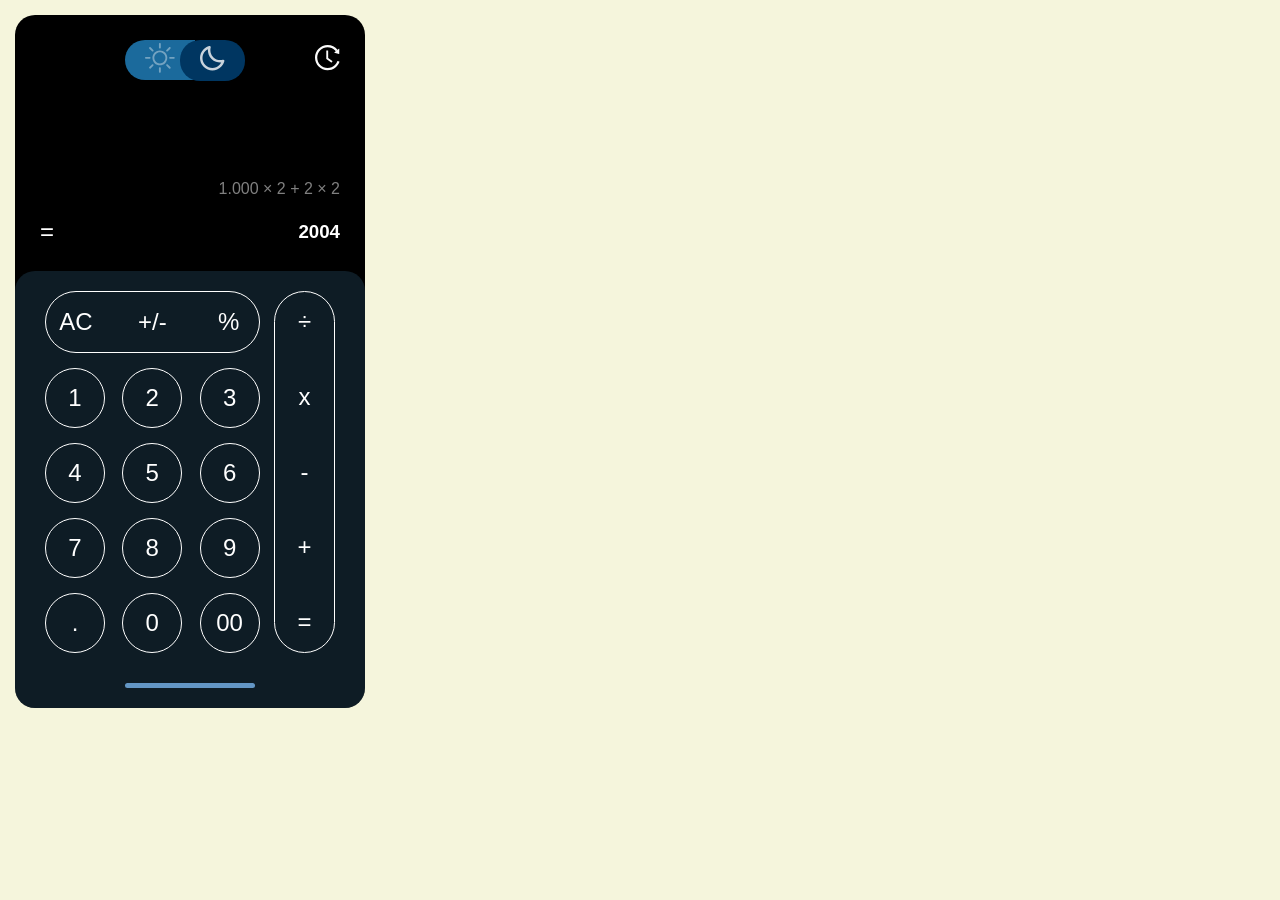
<file: dark-calc/dark.html>
<!DOCTYPE html>
<html lang="en">
    <head>
        <meta charset="UTF-8">
        <meta name="viewport" content="width=device-width, initial-scale=1.0">
        <title>Calculator light mode</title>
        <link rel="stylesheet" href="./dark.css">
    </head>
    <body>
        <main class="calcs-body">
            <article class="calcs">
                <section class="light-side-top">
                    <div class="calc-header">
                        <div class="empty-div"></div>
                        <div class="light-dark">
                            <div class="light-mode">
                                <a href="../light-calc/light.html">
                                <svg width="30" height="30" viewBox="0 0 30 30" fill="none" xmlns="http://www.w3.org/2000/svg">
                                    <path d="M14.8687 20.4445C13.39 20.4445 11.9717 19.8571 10.9261 18.8114C9.88041 17.7658 9.29297 16.3475 9.29297 14.8687C9.29297 13.39 9.88041 11.9717 10.9261 10.9261C11.9717 9.88041 13.39 9.29297 14.8687 9.29297C16.3475 9.29297 17.7658 9.88041 18.8114 10.9261C19.8571 11.9717 20.4445 13.39 20.4445 14.8687C20.4445 16.3475 19.8571 17.7658 18.8114 18.8114C17.7658 19.8571 16.3475 20.4445 14.8687 20.4445ZM14.8687 22.3031C16.8405 22.3031 18.7314 21.5199 20.1256 20.1256C21.5199 18.7314 22.3031 16.8405 22.3031 14.8687C22.3031 12.897 21.5199 11.0061 20.1256 9.61185C18.7314 8.21764 16.8405 7.43437 14.8687 7.43437C12.897 7.43437 11.0061 8.21764 9.61185 9.61185C8.21764 11.0061 7.43437 12.897 7.43437 14.8687C7.43437 16.8405 8.21764 18.7314 9.61185 20.1256C11.0061 21.5199 12.897 22.3031 14.8687 22.3031ZM14.8687 0C15.1152 0 15.3516 0.0979078 15.5259 0.272185C15.7001 0.446462 15.798 0.682832 15.798 0.929297V4.64648C15.798 4.89295 15.7001 5.12932 15.5259 5.3036C15.3516 5.47787 15.1152 5.57578 14.8687 5.57578C14.6223 5.57578 14.3859 5.47787 14.2116 5.3036C14.0374 5.12932 13.9395 4.89295 13.9395 4.64648V0.929297C13.9395 0.682832 14.0374 0.446462 14.2116 0.272185C14.3859 0.0979078 14.6223 0 14.8687 0V0ZM14.8687 24.1617C15.1152 24.1617 15.3516 24.2596 15.5259 24.4339C15.7001 24.6082 15.798 24.8445 15.798 25.091V28.8082C15.798 29.0547 15.7001 29.291 15.5259 29.4653C15.3516 29.6396 15.1152 29.7375 14.8687 29.7375C14.6223 29.7375 14.3859 29.6396 14.2116 29.4653C14.0374 29.291 13.9395 29.0547 13.9395 28.8082V25.091C13.9395 24.8445 14.0374 24.6082 14.2116 24.4339C14.3859 24.2596 14.6223 24.1617 14.8687 24.1617ZM29.7375 14.8687C29.7375 15.1152 29.6396 15.3516 29.4653 15.5259C29.291 15.7001 29.0547 15.798 28.8082 15.798H25.091C24.8445 15.798 24.6082 15.7001 24.4339 15.5259C24.2596 15.3516 24.1617 15.1152 24.1617 14.8687C24.1617 14.6223 24.2596 14.3859 24.4339 14.2116C24.6082 14.0374 24.8445 13.9395 25.091 13.9395H28.8082C29.0547 13.9395 29.291 14.0374 29.4653 14.2116C29.6396 14.3859 29.7375 14.6223 29.7375 14.8687ZM5.57578 14.8687C5.57578 15.1152 5.47787 15.3516 5.3036 15.5259C5.12932 15.7001 4.89295 15.798 4.64648 15.798H0.929297C0.682832 15.798 0.446462 15.7001 0.272185 15.5259C0.0979078 15.3516 0 15.1152 0 14.8687C0 14.6223 0.0979078 14.3859 0.272185 14.2116C0.446462 14.0374 0.682832 13.9395 0.929297 13.9395H4.64648C4.89295 13.9395 5.12932 14.0374 5.3036 14.2116C5.47787 14.3859 5.57578 14.6223 5.57578 14.8687ZM25.3828 4.35468C25.557 4.52895 25.6549 4.76528 25.6549 5.0117C25.6549 5.25811 25.557 5.49444 25.3828 5.66871L22.7548 8.29862C22.6684 8.3849 22.5658 8.45332 22.453 8.49997C22.3401 8.54661 22.2192 8.57058 22.0971 8.57049C21.8505 8.57032 21.6141 8.47219 21.4398 8.29769C21.3535 8.21129 21.2851 8.10874 21.2385 7.9959C21.1918 7.88305 21.1679 7.76213 21.1679 7.64002C21.1681 7.39342 21.2662 7.15699 21.4407 6.98274L24.0688 4.35468C24.2431 4.18047 24.4794 4.0826 24.7258 4.0826C24.9722 4.0826 25.2085 4.18047 25.3828 4.35468ZM8.29676 21.4407C8.47098 21.615 8.56885 21.8513 8.56885 22.0977C8.56885 22.3442 8.47098 22.5805 8.29676 22.7548L5.66871 25.3828C5.49344 25.5521 5.2587 25.6458 5.01504 25.6436C4.77138 25.6415 4.5383 25.5438 4.36601 25.3715C4.19371 25.1992 4.09597 24.9661 4.09386 24.7225C4.09174 24.4788 4.18541 24.2441 4.35468 24.0688L6.98274 21.4407C7.15701 21.2665 7.39333 21.1687 7.63975 21.1687C7.88617 21.1687 8.12249 21.2665 8.29676 21.4407ZM25.3828 25.3828C25.2085 25.557 24.9722 25.6549 24.7258 25.6549C24.4794 25.6549 24.2431 25.557 24.0688 25.3828L21.4407 22.7548C21.2715 22.5795 21.1778 22.3448 21.1799 22.1011C21.182 21.8574 21.2798 21.6244 21.4521 21.4521C21.6244 21.2798 21.8574 21.182 22.1011 21.1799C22.3448 21.1778 22.5795 21.2715 22.7548 21.4407L25.3828 24.0688C25.557 24.2431 25.6549 24.4794 25.6549 24.7258C25.6549 24.9722 25.557 25.2085 25.3828 25.3828ZM8.29676 8.29862C8.12249 8.47284 7.88617 8.57071 7.63975 8.57071C7.39333 8.57071 7.15701 8.47284 6.98274 8.29862L4.35468 5.66871C4.26593 5.58299 4.19513 5.48044 4.14643 5.36706C4.09772 5.25369 4.07209 5.13174 4.07102 5.00835C4.06994 4.88496 4.09346 4.76259 4.14018 4.64839C4.18691 4.53418 4.25591 4.43042 4.34317 4.34317C4.43042 4.25591 4.53418 4.18691 4.64839 4.14018C4.76259 4.09346 4.88496 4.06994 5.00835 4.07102C5.13174 4.07209 5.25369 4.09772 5.36706 4.14643C5.48044 4.19513 5.58299 4.26593 5.66871 4.35468L8.29676 6.98274C8.3833 7.06906 8.45197 7.17161 8.49881 7.28451C8.54566 7.39741 8.56978 7.51844 8.56978 7.64068C8.56978 7.76291 8.54566 7.88395 8.49881 7.99685C8.45197 8.10975 8.3833 8.2123 8.29676 8.29862Z" fill="#FBFBFB" fill-opacity="0.4"/>
                                </svg>
                                </a>
                            </div>
                            <div class="dark-mode">
                                <a href="./dark.html">
                                <svg width="25" height="25" viewBox="0 0 25 25" fill="none" xmlns="http://www.w3.org/2000/svg">
                                    <path d="M22.8291 13.6855C21.9894 13.9085 21.1243 14.0213 20.2556 14.0212C17.6102 14.0212 15.1259 12.9928 13.2598 11.1268C12.0345 9.89436 11.1535 8.36228 10.7048 6.68326C10.2561 5.00425 10.2552 3.23695 10.7024 1.55752C10.7582 1.34754 10.7579 1.12656 10.7014 0.916762C10.6449 0.706962 10.5342 0.515712 10.3804 0.362198C10.2266 0.208683 10.0352 0.0983018 9.82531 0.0421267C9.61541 -0.0140484 9.39444 -0.0140421 9.18455 0.0421447C7.08206 0.602428 5.16387 1.70574 3.6224 3.2414C-1.20747 8.07127 -1.20747 15.9331 3.6224 20.7655C4.77043 21.9199 6.136 22.8352 7.64011 23.4583C9.14421 24.0815 10.757 24.4002 12.385 24.3959C14.0127 24.4005 15.6251 24.0821 17.1288 23.4591C18.6325 22.8361 19.9977 21.921 21.1452 20.7667C22.682 19.2249 23.7859 17.3057 24.3457 15.2021C24.4013 14.9922 24.4009 14.7714 24.3444 14.5617C24.2879 14.3521 24.1774 14.1609 24.0238 14.0074C23.8703 13.8538 23.6791 13.7433 23.4695 13.6868C23.2598 13.6303 23.039 13.6298 22.8291 13.6855ZM19.3944 19.0147C18.4762 19.9379 17.3841 20.6698 16.1811 21.1682C14.9782 21.6665 13.6884 21.9213 12.3863 21.9178C11.0838 21.921 9.79354 21.666 8.5902 21.1675C7.38686 20.669 6.29429 19.9368 5.37567 19.0134C1.51228 15.1488 1.51228 8.85931 5.37567 4.99468C6.12221 4.24897 6.98409 3.6285 7.92814 3.15715C7.78996 4.94023 8.03836 6.73213 8.65637 8.41039C9.27438 10.0886 10.2474 11.6137 11.509 12.8813C12.7739 14.1469 14.2985 15.1226 15.9774 15.7411C17.6564 16.3596 19.4496 16.606 21.2332 16.4634C20.7593 17.4059 20.1386 18.267 19.3944 19.0147Z" fill="#FBFBFB" fill-opacity="0.8"/>
                                </svg>
                                </a>
                            </div>     
                        </div>
                        <div class="history">
                            <a href="">
                                <svg width="25" height="26" viewBox="0 0 25 26" fill="none" xmlns="http://www.w3.org/2000/svg">
                                    <path d="M12.9235 5.59571H11.5143C11.3854 5.59571 11.2799 5.70118 11.2799 5.83008V13.8955C11.2799 13.9717 11.3151 14.042 11.3766 14.0859L16.2194 17.6221C16.3249 17.6982 16.4714 17.6777 16.5475 17.5723L17.3854 16.4297C17.4645 16.3213 17.4411 16.1748 17.3356 16.1016L13.1579 13.0811V5.83008C13.1579 5.70118 13.0524 5.59571 12.9235 5.59571ZM19.363 7.79883L23.9567 8.9209C24.1032 8.95606 24.2467 8.84473 24.2467 8.69532L24.2702 3.96387C24.2702 3.76758 24.0446 3.65625 23.8923 3.7793L19.2751 7.38575C19.2402 7.41274 19.2136 7.44904 19.1984 7.49046C19.1832 7.53188 19.18 7.57675 19.1892 7.6199C19.1984 7.66306 19.2196 7.70274 19.2503 7.73439C19.2811 7.76605 19.3201 7.78838 19.363 7.79883ZM24.276 16.6201L22.6149 16.0488C22.557 16.029 22.4936 16.0326 22.4383 16.0589C22.383 16.0851 22.3402 16.132 22.319 16.1895C22.2633 16.3389 22.2048 16.4854 22.1432 16.6318C21.6217 17.8652 20.8747 18.9756 19.9196 19.9277C18.9751 20.8751 17.8558 21.6303 16.6237 22.1514C15.3473 22.691 13.9753 22.968 12.5895 22.9658C11.1891 22.9658 9.83268 22.6934 8.55534 22.1514C7.32323 21.6303 6.20391 20.8751 5.25944 19.9277C4.30729 18.9756 3.56022 17.8652 3.03581 16.6318C2.49914 15.3547 2.22418 13.9829 2.22721 12.5977C2.22721 11.1973 2.49967 9.8379 3.04167 8.56055C3.56315 7.32715 4.31022 6.2168 5.2653 5.26465C6.20977 4.31725 7.32909 3.56208 8.5612 3.04102C9.83268 2.49903 11.1921 2.22657 12.5924 2.22657C13.9928 2.22657 15.3493 2.49903 16.6266 3.04102C17.8587 3.56208 18.9781 4.31725 19.9225 5.26465C20.2214 5.56641 20.5026 5.87989 20.7604 6.21094L22.5124 4.83985C20.2067 1.89258 16.6178 -0.0029263 12.5866 3.39123e-06C5.56706 0.00293308 -0.0696618 5.70411 0.000650719 12.7266C0.0709632 19.626 5.68132 25.1953 12.5924 25.1953C18.027 25.1953 22.6559 21.75 24.4196 16.9248C24.4635 16.8018 24.3991 16.6641 24.276 16.6201Z" fill="#FBFBFB"/>
                                </svg>
                            </a>
                        </div>
                    </div>
                </section>
                <section class="result-body">
                    <div class="operation">1.000 × 2 + 2 × 2 </div>
                    <div class="result">
                        <div class="equal">=</div>
                        <h1 class="result-num">2004</h1>
                    </div>
                </section>
                </article>
                <section class="numbers-body">
                    <article class="numbers-left-side">
                        <div class="top-operators">
                            <div class="operator">AC</div>
                            <div class="operator">+/-</div>
                            <div class="operator">%</div>
                        </div>
                        <div class="numbers">
                            <div class="number">1</div>
                            <div class="number">2</div>
                            <div class="number">3</div>
                            <div class="number">4</div>
                            <div class="number">5</div>
                            <div class="number">6</div>
                            <div class="number">7</div>
                            <div class="number">8</div>
                            <div class="number">9</div>
                            <div class="number">.</div>
                            <div class="number">0</div>
                            <div class="number">00</div>
                        </div>
                    </article>
                    <aside class="numbers-right-side">
                        <div class="main-operator">÷</div>
                        <div class="main-operator">x</div>
                        <div class="main-operator">-</div>
                        <div class="main-operator">+</div>
                        <div class="main-operator">=</div>
                    </aside>
                    <div class="bottom-line">
                        <div class="line"></div>
                    </div>
                </section>
        </main>
    </body>
</html>
</file>
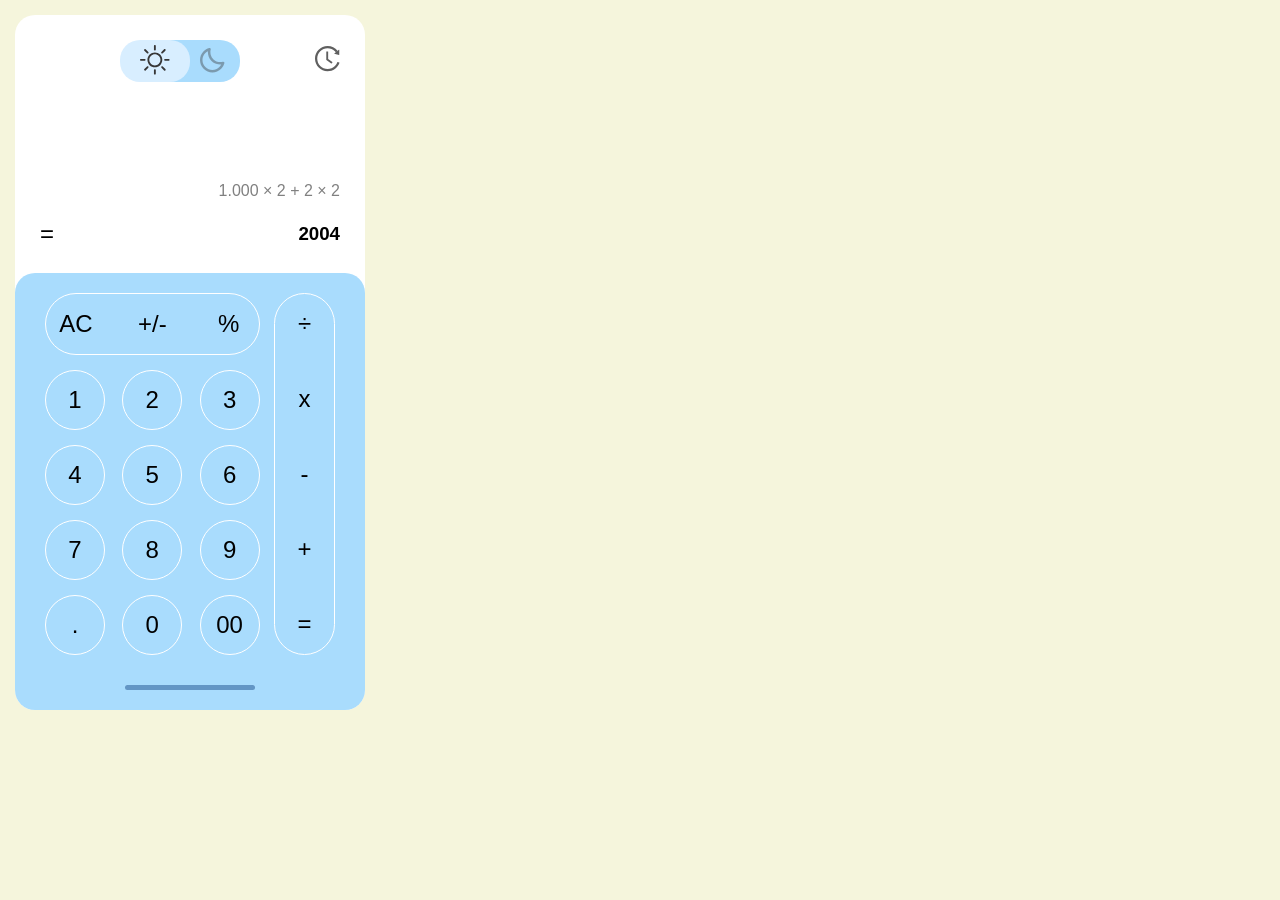
<file: light-calc/light.html>
<!DOCTYPE html>
<html lang="en">
    <head>
        <meta charset="UTF-8">
        <meta name="viewport" content="width=device-width, initial-scale=1.0">
        <title>Calculator light mode</title>
        <link rel="stylesheet" href="./light.css">
    </head>
    <body>
        <main class="calcs-body">
            <article class="calcs">
                <section class="light-side-top">
                    <div class="calc-header">
                        <div class="empty-div"></div>
                        <div class="light-dark">
                            <div class="light-mode">
                                <a href="./light.html">
                                <svg class="light" width="30" height="30" viewBox="0 0 30 30" fill="none" xmlns="http://www.w3.org/2000/svg">
                                    <g clip-path="url(#clip0_2_59)">
                                    <path d="M14.8687 20.4445C13.39 20.4445 11.9717 19.8571 10.9261 18.8114C9.88041 17.7658 9.29297 16.3475 9.29297 14.8687C9.29297 13.39 9.88041 11.9717 10.9261 10.9261C11.9717 9.88041 13.39 9.29297 14.8687 9.29297C16.3475 9.29297 17.7658 9.88041 18.8114 10.9261C19.8571 11.9717 20.4445 13.39 20.4445 14.8687C20.4445 16.3475 19.8571 17.7658 18.8114 18.8114C17.7658 19.8571 16.3475 20.4445 14.8687 20.4445ZM14.8687 22.3031C16.8405 22.3031 18.7314 21.5199 20.1256 20.1256C21.5199 18.7314 22.3031 16.8405 22.3031 14.8687C22.3031 12.897 21.5199 11.0061 20.1256 9.61185C18.7314 8.21764 16.8405 7.43437 14.8687 7.43437C12.897 7.43437 11.0061 8.21764 9.61185 9.61185C8.21764 11.0061 7.43437 12.897 7.43437 14.8687C7.43437 16.8405 8.21764 18.7314 9.61185 20.1256C11.0061 21.5199 12.897 22.3031 14.8687 22.3031ZM14.8687 0C15.1152 0 15.3516 0.0979078 15.5259 0.272185C15.7001 0.446462 15.798 0.682832 15.798 0.929297V4.64648C15.798 4.89295 15.7001 5.12932 15.5259 5.3036C15.3516 5.47787 15.1152 5.57578 14.8687 5.57578C14.6223 5.57578 14.3859 5.47787 14.2116 5.3036C14.0374 5.12932 13.9395 4.89295 13.9395 4.64648V0.929297C13.9395 0.682832 14.0374 0.446462 14.2116 0.272185C14.3859 0.0979078 14.6223 0 14.8687 0V0ZM14.8687 24.1617C15.1152 24.1617 15.3516 24.2596 15.5259 24.4339C15.7001 24.6082 15.798 24.8445 15.798 25.091V28.8082C15.798 29.0547 15.7001 29.291 15.5259 29.4653C15.3516 29.6396 15.1152 29.7375 14.8687 29.7375C14.6223 29.7375 14.3859 29.6396 14.2116 29.4653C14.0374 29.291 13.9395 29.0547 13.9395 28.8082V25.091C13.9395 24.8445 14.0374 24.6082 14.2116 24.4339C14.3859 24.2596 14.6223 24.1617 14.8687 24.1617ZM29.7375 14.8687C29.7375 15.1152 29.6396 15.3516 29.4653 15.5259C29.291 15.7001 29.0547 15.798 28.8082 15.798H25.091C24.8445 15.798 24.6082 15.7001 24.4339 15.5259C24.2596 15.3516 24.1617 15.1152 24.1617 14.8687C24.1617 14.6223 24.2596 14.3859 24.4339 14.2116C24.6082 14.0374 24.8445 13.9395 25.091 13.9395H28.8082C29.0547 13.9395 29.291 14.0374 29.4653 14.2116C29.6396 14.3859 29.7375 14.6223 29.7375 14.8687ZM5.57578 14.8687C5.57578 15.1152 5.47787 15.3516 5.3036 15.5259C5.12932 15.7001 4.89295 15.798 4.64648 15.798H0.929297C0.682832 15.798 0.446462 15.7001 0.272185 15.5259C0.0979078 15.3516 0 15.1152 0 14.8687C0 14.6223 0.0979078 14.3859 0.272185 14.2116C0.446462 14.0374 0.682832 13.9395 0.929297 13.9395H4.64648C4.89295 13.9395 5.12932 14.0374 5.3036 14.2116C5.47787 14.3859 5.57578 14.6223 5.57578 14.8687ZM25.3828 4.35468C25.557 4.52895 25.6549 4.76528 25.6549 5.0117C25.6549 5.25811 25.557 5.49444 25.3828 5.66871L22.7548 8.29862C22.6684 8.3849 22.5658 8.45332 22.453 8.49997C22.3401 8.54661 22.2192 8.57058 22.0971 8.57049C21.8505 8.57032 21.6141 8.47219 21.4398 8.29769C21.3535 8.21129 21.2851 8.10874 21.2385 7.9959C21.1918 7.88305 21.1679 7.76213 21.1679 7.64002C21.1681 7.39342 21.2662 7.15699 21.4407 6.98274L24.0688 4.35468C24.2431 4.18047 24.4794 4.0826 24.7258 4.0826C24.9722 4.0826 25.2085 4.18047 25.3828 4.35468ZM8.29676 21.4407C8.47098 21.615 8.56885 21.8513 8.56885 22.0977C8.56885 22.3442 8.47098 22.5805 8.29676 22.7548L5.66871 25.3828C5.49344 25.5521 5.2587 25.6458 5.01504 25.6436C4.77138 25.6415 4.5383 25.5438 4.36601 25.3715C4.19371 25.1992 4.09597 24.9661 4.09386 24.7225C4.09174 24.4788 4.18541 24.2441 4.35468 24.0688L6.98274 21.4407C7.15701 21.2665 7.39333 21.1687 7.63975 21.1687C7.88617 21.1687 8.12249 21.2665 8.29676 21.4407ZM25.3828 25.3828C25.2085 25.557 24.9722 25.6549 24.7258 25.6549C24.4794 25.6549 24.2431 25.557 24.0688 25.3828L21.4407 22.7548C21.2715 22.5795 21.1778 22.3448 21.1799 22.1011C21.182 21.8574 21.2798 21.6244 21.4521 21.4521C21.6244 21.2798 21.8574 21.182 22.1011 21.1799C22.3448 21.1778 22.5795 21.2715 22.7548 21.4407L25.3828 24.0688C25.557 24.2431 25.6549 24.4794 25.6549 24.7258C25.6549 24.9722 25.557 25.2085 25.3828 25.3828ZM8.29676 8.29862C8.12249 8.47284 7.88617 8.57071 7.63975 8.57071C7.39333 8.57071 7.15701 8.47284 6.98274 8.29862L4.35468 5.66871C4.26593 5.58299 4.19513 5.48044 4.14643 5.36706C4.09772 5.25369 4.07209 5.13174 4.07102 5.00835C4.06994 4.88496 4.09346 4.76259 4.14018 4.64839C4.18691 4.53418 4.25591 4.43042 4.34317 4.34317C4.43042 4.25591 4.53418 4.18691 4.64839 4.14018C4.76259 4.09346 4.88496 4.06994 5.00835 4.07102C5.13174 4.07209 5.25369 4.09772 5.36706 4.14643C5.48044 4.19513 5.58299 4.26593 5.66871 4.35468L8.29676 6.98274C8.3833 7.06906 8.45197 7.17161 8.49881 7.28451C8.54566 7.39741 8.56978 7.51844 8.56978 7.64068C8.56978 7.76291 8.54566 7.88395 8.49881 7.99685C8.45197 8.10975 8.3833 8.2123 8.29676 8.29862Z" fill="#373737"/>
                                    </g>
                                    <defs>
                                    <clipPath id="clip0_2_59">
                                    <rect width="29.7375" height="29.7375" fill="white"/>
                                    </clipPath>
                                    </defs>
                                </svg>
                                </a>
                            </div>
                            <div class="dark-mode">
                                <a href="../dark-calc/dark.html">
                                    <svg width="25" height="25" viewBox="0 0 25 25" fill="none" xmlns="http://www.w3.org/2000/svg">
                                    <path d="M22.8291 13.6855C21.9894 13.9085 21.1243 14.0213 20.2556 14.0212C17.6102 14.0212 15.1259 12.9928 13.2598 11.1268C12.0345 9.89436 11.1535 8.36228 10.7048 6.68326C10.2561 5.00425 10.2552 3.23695 10.7024 1.55752C10.7582 1.34754 10.7579 1.12656 10.7014 0.916762C10.6449 0.706962 10.5342 0.515712 10.3804 0.362198C10.2266 0.208683 10.0352 0.0983018 9.82531 0.0421267C9.61541 -0.0140484 9.39444 -0.0140421 9.18455 0.0421447C7.08206 0.602428 5.16387 1.70574 3.6224 3.2414C-1.20747 8.07127 -1.20747 15.9331 3.6224 20.7655C4.77043 21.9199 6.136 22.8352 7.64011 23.4583C9.14421 24.0815 10.757 24.4002 12.385 24.3959C14.0127 24.4005 15.6251 24.0821 17.1288 23.4591C18.6325 22.8361 19.9977 21.921 21.1452 20.7667C22.682 19.2249 23.7859 17.3057 24.3457 15.2021C24.4013 14.9922 24.4009 14.7714 24.3444 14.5617C24.2879 14.3521 24.1774 14.1609 24.0238 14.0074C23.8703 13.8538 23.6791 13.7433 23.4695 13.6868C23.2598 13.6303 23.039 13.6298 22.8291 13.6855ZM19.3944 19.0147C18.4762 19.9379 17.3841 20.6698 16.1811 21.1682C14.9782 21.6665 13.6884 21.9213 12.3863 21.9178C11.0838 21.921 9.79354 21.666 8.5902 21.1675C7.38686 20.669 6.29429 19.9368 5.37567 19.0134C1.51228 15.1488 1.51228 8.85931 5.37567 4.99468C6.12221 4.24897 6.98409 3.6285 7.92814 3.15715C7.78996 4.94023 8.03836 6.73213 8.65637 8.41039C9.27438 10.0886 10.2474 11.6137 11.509 12.8813C12.7739 14.1469 14.2985 15.1226 15.9774 15.7411C17.6564 16.3596 19.4496 16.606 21.2332 16.4634C20.7593 17.4059 20.1386 18.267 19.3944 19.0147Z" fill="#373737" fill-opacity="0.4"/>
                                </svg>
                                </a>
                            </div>     
                        </div>
                        <div class="history">
                            <a href="">
                                <svg width="25" height="26" viewBox="0 0 25 26" fill="none" xmlns="http://www.w3.org/2000/svg">
                                        <path d="M12.9235 5.59571H11.5143C11.3854 5.59571 11.2799 5.70118 11.2799 5.83008V13.8955C11.2799 13.9717 11.3151 14.042 11.3766 14.0859L16.2194 17.6221C16.3249 17.6982 16.4714 17.6777 16.5475 17.5723L17.3854 16.4297C17.4645 16.3213 17.4411 16.1748 17.3356 16.1016L13.1579 13.0811V5.83008C13.1579 5.70118 13.0524 5.59571 12.9235 5.59571ZM19.363 7.79883L23.9567 8.9209C24.1032 8.95606 24.2467 8.84473 24.2467 8.69532L24.2702 3.96387C24.2702 3.76758 24.0446 3.65625 23.8923 3.7793L19.2751 7.38575C19.2402 7.41274 19.2136 7.44904 19.1984 7.49046C19.1832 7.53188 19.18 7.57675 19.1892 7.6199C19.1984 7.66306 19.2196 7.70274 19.2503 7.73439C19.2811 7.76605 19.3201 7.78838 19.363 7.79883ZM24.276 16.6201L22.6149 16.0488C22.557 16.029 22.4936 16.0326 22.4383 16.0589C22.383 16.0851 22.3402 16.132 22.319 16.1895C22.2633 16.3389 22.2048 16.4854 22.1432 16.6318C21.6217 17.8652 20.8747 18.9756 19.9196 19.9277C18.9751 20.8751 17.8558 21.6303 16.6237 22.1514C15.3473 22.691 13.9753 22.968 12.5895 22.9658C11.1891 22.9658 9.83268 22.6934 8.55534 22.1514C7.32323 21.6303 6.20391 20.8751 5.25944 19.9277C4.30729 18.9756 3.56022 17.8652 3.03581 16.6318C2.49914 15.3547 2.22418 13.9829 2.22721 12.5977C2.22721 11.1973 2.49967 9.8379 3.04167 8.56055C3.56315 7.32715 4.31022 6.2168 5.2653 5.26465C6.20977 4.31725 7.32909 3.56208 8.5612 3.04102C9.83268 2.49903 11.1921 2.22657 12.5924 2.22657C13.9928 2.22657 15.3493 2.49903 16.6266 3.04102C17.8587 3.56208 18.9781 4.31725 19.9225 5.26465C20.2214 5.56641 20.5026 5.87989 20.7604 6.21094L22.5124 4.83985C20.2067 1.89258 16.6178 -0.0029263 12.5866 3.39123e-06C5.56706 0.00293308 -0.0696618 5.70411 0.000650719 12.7266C0.0709632 19.626 5.68132 25.1953 12.5924 25.1953C18.027 25.1953 22.6559 21.75 24.4196 16.9248C24.4635 16.8018 24.3991 16.6641 24.276 16.6201Z" fill="#373737" fill-opacity="0.8"/>
                                </svg>
                            </a>
                        </div>
                    </div>
                </section>
                <section class="result-body">
                    <div class="operation">1.000 × 2 + 2 × 2 </div>
                    <div class="result">
                        <div class="equal">=</div>
                        <h1 class="result-num">2004</h1>
                    </div>
                </section>
                </article>
                <section class="numbers-body">
                    <article class="numbers-left-side">
                        <div class="top-operators">
                            <div class="operator">AC</div>
                            <div class="operator">+/-</div>
                            <div class="operator">%</div>
                        </div>
                        <div class="numbers">
                            <div class="number">1</div>
                            <div class="number">2</div>
                            <div class="number">3</div>
                            <div class="number">4</div>
                            <div class="number">5</div>
                            <div class="number">6</div>
                            <div class="number">7</div>
                            <div class="number">8</div>
                            <div class="number">9</div>
                            <div class="number">.</div>
                            <div class="number">0</div>
                            <div class="number">00</div>
                        </div>
                    </article>
                    <aside class="numbers-right-side">
                        <div class="main-operator">÷</div>
                        <div class="main-operator">x</div>
                        <div class="main-operator">-</div>
                        <div class="main-operator">+</div>
                        <div class="main-operator">=</div>
                    </aside>
                    <div class="bottom-line">
                        <div class="line"></div>
                    </div>
                </section>
        </main>
    </body>
</html>
</file>
<file: dark-calc/dark.css>
*{
    margin: 0;
    padding: 0;
    box-sizing: border-box;
    font-family:'Franklin Gothic Medium', 'Arial Narrow', Arial, sans-serif
}
body{
    /* width: 100vw;
    height: 100vh; */
    padding: 15px;
    background-color: beige;
}
/* CALC TOP SIDE */
.calcs-body{
    width: 350px;
    /* padding: 15px; */
    background-color: #000;
    color: #fff;
    /* border: 1px solid red; */
    border-radius: 20px;
}
.calcs{
    display: flex; 
    flex-direction: column;
    padding: 25px;
}
.light-side-top{
    display: flex;
    width: 100%;
    padding-bottom: 100px;
}
.calc-header{
    width: 100%;
    display: flex;
    justify-content: space-between;
}
.empty-div{
    width: 40%;
}
.light-dark{
    width: 100px;
    position: relative;
    left:-30px;
    display: flex;
    justify-content: center;
    align-items: center;
    padding: 0 15px;
    border-radius: 20px;
}
.light-mode{
    background-color: #1B6A9C;
    border-radius: 20px 0 0 20PX;
    padding: 3px 20px;
}
.light{
    margin-top: 2px;
}
.dark-mode{
    position: absolute;
    background-color: #003661;
    border-radius: 20px;
    padding: 6px 20px;
    right: -35px;
}
.history{
    width: 40%;
    display: flex;
    align-items: center;
    justify-content: end;
}

/* CALC TOP SIDE END*/

/* CLAC RESULT SIDE  */

.result-body{
    width: 100%;
    display: flex;
    flex-direction: column;
}
.operation{
    display: flex;
    justify-content: end;
    color: gray;
}
.equal{
    font-size: 1.5em;
}
.result{
    display: flex;
    justify-content: space-between;
    align-items: center;
    margin-top: 20px;
}

/* CLAC RESULT SIDE END */


/* CLAC NUMBER SIDE  */

.numbers-body{
    width: 100%;
    display: flex;
    justify-content: space-between;
    flex-wrap: wrap;
    font-size: 1.5em;
    background-color: #24475c66;
    border-radius: 20px;
    padding: 20px 30px;
}
.numbers-left-side{
    width: 74%;
    display: flex;
    flex-direction: column;
}
.top-operators{
    width: 100%;
    display: flex;
    justify-content: space-between;
    border: 1px solid #fff;
    border-radius: 35px;
    cursor: pointer;
}
.operator{
    width: 60px;
    height: 60px;
    display: flex;
    justify-content: center;
    align-items: center;
    border-radius: 35px;
    transition: all .2s;
}
.numbers{
    display: flex;
    flex-wrap: wrap;
    justify-content: space-between;
}
.number{
    width: 60px;
    height: 60px;
    display: flex;
    justify-content: center;
    align-items: center;
    margin-top: 15px;
    border: 1px solid #fff;
    border-radius: 35px;
    cursor: pointer;
    transition: all .2s;
}
.numbers-right-side{
    width: 21%;
    display: flex;
    flex-direction: column;
    align-items: center;
    justify-content: space-between;
    border: 1px solid #fff;
    border-radius: 35px;
}
.main-operator{
    width: 60px;
    height: 60px;
    display: flex;
    justify-content: center;
    align-items: center;
    border-radius: 35px;
    cursor: pointer;
    transition: all .2s;
}

.operator:hover{
    transform: scale(1.2);
    border: 1px solid #fff;
    background-color: #031423;
}
.number:hover{
    transform: scale(1.2);
    background-color: #031423;
}
.main-operator:hover{
    border: 1px solid #fff;
    transform: scale(1.2);
    background-color: #031423;
}

/* CLAC NUMBER SIDE END */

/* BOTTOM LINE */
.bottom-line{
    width: 100%;
    display: flex;
    justify-content: center;
}
.line{
    width: 45%;
    height: 5px;
    background-color: #6396C5;
    margin-top: 30px;
    border-radius: 10px;
}
</file>
<file: light-calc/light.css>
*{
    margin: 0;
    padding: 0;
    box-sizing: border-box;
    font-family:'Franklin Gothic Medium', 'Arial Narrow', Arial, sans-serif
}
body{
    /* width: 100vw;
    height: 100vh; */
    padding: 15px;
    background-color: beige;
}
/* CALC TOP SIDE */
.calcs-body{
    width: 350px;
    /* padding: 15px; */
    background-color: #fff;
    /* border: 1px solid red; */
    border-radius: 20px;
}
.calcs{
    display: flex; 
    flex-direction: column;
    padding: 25px;
}
.light-side-top{
    display: flex;
    width: 100%;
    padding-bottom: 100px;
}
.calc-header{
    width: 100%;
    display: flex;
    justify-content: space-between;
}
.empty-div{
    width: 40%;
}
.light-dark{
    width: 100px;
    display: flex;
    justify-content: center;
    align-items: center;
    gap: 10px;
    background-color: #A9DCFD;
    padding: 0 15px;
    border-radius: 20px;
}
.light-mode{
    background-color: #D8EEFF;
    border-radius: 20px;
    padding: 3px 20px;
}
.light{
    margin-top: 2px;
}
.dark-mode{
    padding: 5px 35px 2px 0px;
}
.history{
    width: 40%;
    display: flex;
    align-items: center;
    justify-content: end;
}

/* CALC TOP SIDE END*/

/* CLAC RESULT SIDE  */

.result-body{
    width: 100%;
    display: flex;
    flex-direction: column;
}
.operation{
    display: flex;
    justify-content: end;
    color: gray;
}
.equal{
    font-size: 1.5em;
}
.result{
    display: flex;
    justify-content: space-between;
    align-items: center;
    margin-top: 20px;
}

/* CLAC RESULT SIDE END */


/* CLAC NUMBER SIDE  */

.numbers-body{
    width: 100%;
    display: flex;
    justify-content: space-between;
    flex-wrap: wrap;
    font-size: 1.5em;
    background-color: #A9DCFD;
    border-radius: 20px;
    padding: 20px 30px;
}
.numbers-left-side{
    width: 74%;
    display: flex;
    flex-direction: column;
}
.top-operators{
    width: 100%;
    display: flex;
    justify-content: space-between;
    border: 1px solid #fff;
    border-radius: 35px;
    cursor: pointer;
}
.operator{
    width: 60px;
    height: 60px;
    display: flex;
    justify-content: center;
    align-items: center;
    border-radius: 35px;
    transition: all .2s;
}
.numbers{
    display: flex;
    flex-wrap: wrap;
    justify-content: space-between;
}
.number{
    width: 60px;
    height: 60px;
    display: flex;
    justify-content: center;
    align-items: center;
    margin-top: 15px;
    border: 1px solid #fff;
    border-radius: 35px;
    cursor: pointer;
    transition: all .2s;
}
.number:active {
    /* background-color: red !important; */
}
.numbers-right-side{
    width: 21%;
    display: flex;
    flex-direction: column;
    align-items: center;
    justify-content: space-between;
    border: 1px solid #fff;
    border-radius: 35px;
}
.main-operator{
    width: 60px;
    height: 60px;
    display: flex;
    justify-content: center;
    align-items: center;
    border-radius: 35px;
    cursor: pointer;
    transition: all .2s;
}

.operator:hover{
    transform: scale(1.2);
    background-color: #D8EEFF;
}
.number:hover{
    transform: scale(1.2);
    background-color: #D8EEFF;
}
.main-operator:hover{
    transform: scale(1.2);
    background-color: #D8EEFF;
}

/* CLAC NUMBER SIDE END */

/* BOTTOM LINE */
.bottom-line{
    width: 100%;
    display: flex;
    justify-content: center;
}
.line{
    width: 45%;
    height: 5px;
    background-color: #6396C5;
    margin-top: 30px;
    border-radius: 10px;
}
</file>
